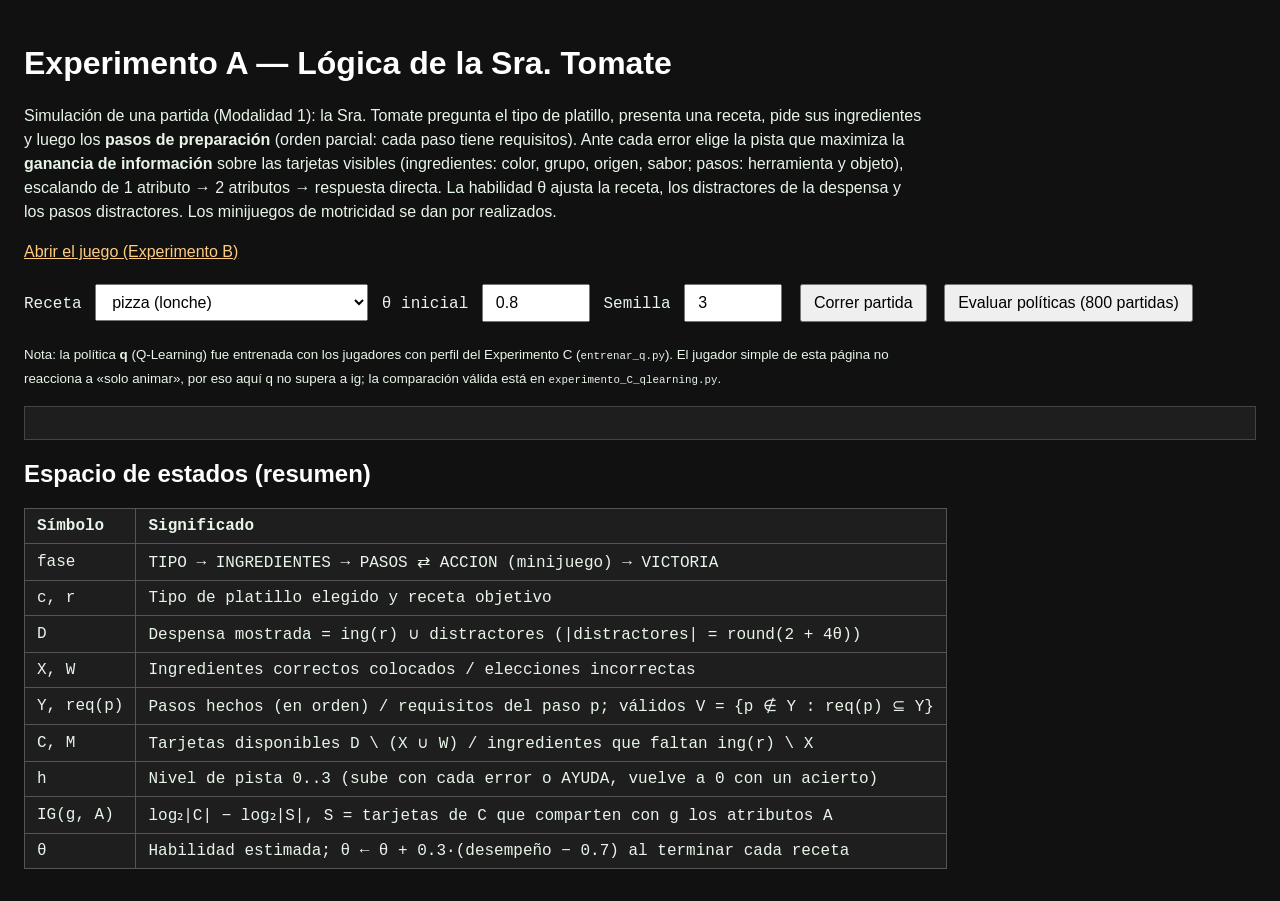
<file: codigo/experimento_A.html>
<!DOCTYPE html>
<html lang="es">
<head>
  <meta charset="UTF-8" />
  <meta name="viewport" content="width=device-width, initial-scale=1" />
  <title>Experimento A · Motor de decisión PictoChef</title>
  <style>
    body { font-family: Consolas, "Courier New", monospace; background: #111; color: #e8f5e9; margin: 0; padding: 24px; }
    h1, h2 { font-family: "Segoe UI", sans-serif; color: #fff; }
    p, li { font-family: "Segoe UI", sans-serif; line-height: 1.5; max-width: 900px; }
    a { color: #ffcc80; }
    select, button, input { font-size: 16px; padding: 8px 12px; margin: 4px; }
    pre { background: #1e1e1e; border: 1px solid #444; padding: 16px; overflow: auto; white-space: pre-wrap; }
    table { border-collapse: collapse; background: #1e1e1e; margin: 8px 0; }
    td, th { border: 1px solid #555; padding: 8px 12px; text-align: left; }
  </style>
</head>
<body>
  <h1>Experimento A — Lógica de la Sra. Tomate</h1>
  <p>Simulación de una partida (Modalidad 1): la Sra. Tomate pregunta el tipo de platillo, presenta una receta, pide sus
    ingredientes y luego los <b>pasos de preparación</b> (orden parcial: cada paso tiene requisitos). Ante cada error elige la pista
    que maximiza la <b>ganancia de información</b> sobre las tarjetas visibles (ingredientes: color, grupo, origen, sabor;
    pasos: herramienta y objeto), escalando de 1 atributo → 2 atributos → respuesta directa. La habilidad θ ajusta la receta,
    los distractores de la despensa y los pasos distractores. Los minijuegos de motricidad se dan por realizados.</p>
  <p><a href="juego/index.html">Abrir el juego (Experimento B)</a></p>
  <label>Receta
    <select id="receta"></select>
  </label>
  <label>θ inicial <input id="theta" type="number" value="0.8" min="0" max="1" step="0.05" style="width:80px" /></label>
  <label>Semilla <input id="seed" type="number" value="3" style="width:70px" /></label>
  <button type="button" onclick="correr()">Correr partida</button>
  <button type="button" onclick="evaluar()">Evaluar políticas (800 partidas)</button>
  <p><small>Nota: la política <b>q</b> (Q-Learning) fue entrenada con los jugadores con perfil del Experimento C
    (<code>entrenar_q.py</code>). El jugador simple de esta página no reacciona a «solo animar», por eso aquí q no supera a ig;
    la comparación válida está en <code>experimento_C_qlearning.py</code>.</small></p>
  <pre id="out"></pre>

  <h2>Espacio de estados (resumen)</h2>
  <table>
    <tr><th>Símbolo</th><th>Significado</th></tr>
    <tr><td>fase</td><td>TIPO → INGREDIENTES → PASOS ⇄ ACCION (minijuego) → VICTORIA</td></tr>
    <tr><td>c, r</td><td>Tipo de platillo elegido y receta objetivo</td></tr>
    <tr><td>D</td><td>Despensa mostrada = ing(r) ∪ distractores (|distractores| = round(2 + 4θ))</td></tr>
    <tr><td>X, W</td><td>Ingredientes correctos colocados / elecciones incorrectas</td></tr>
    <tr><td>Y, req(p)</td><td>Pasos hechos (en orden) / requisitos del paso p; válidos V = {p ∉ Y : req(p) ⊆ Y}</td></tr>
    <tr><td>C, M</td><td>Tarjetas disponibles D \ (X ∪ W) / ingredientes que faltan ing(r) \ X</td></tr>
    <tr><td>h</td><td>Nivel de pista 0..3 (sube con cada error o AYUDA, vuelve a 0 con un acierto)</td></tr>
    <tr><td>IG(g, A)</td><td>log₂|C| − log₂|S|, S = tarjetas de C que comparten con g los atributos A</td></tr>
    <tr><td>θ</td><td>Habilidad estimada; θ ← θ + 0.3·(desempeño − 0.7) al terminar cada receta</td></tr>
  </table>

  <script src="juego/js/catalogo.js"></script>
  <script src="juego/js/politica_q.js"></script>
  <script src="juego/js/qlearning.js"></script>
  <script src="juego/js/agente.js"></script>
  <script>
    const sel = document.getElementById("receta");
    CATALOGO.recetas.forEach((r) => {
      const o = document.createElement("option");
      o.value = r.id;
      o.textContent = `${r.nombre} (${r.tipo})`;
      if (r.id === "pizza") o.selected = true;
      sel.appendChild(o);
    });

    function correr() {
      const receta = recetaPorId(sel.value);
      const seed = Number(document.getElementById("seed").value) || 3;
      const perfil = new Perfil();
      perfil.theta = Number(document.getElementById("theta").value);
      const th0 = perfil.theta;
      const p = jugarSimulado(receta, "ig", seed, perfil, { pConoce: 0.3, pOrden: 0.3 });
      const log = [`=== PARTIDA GUIADA | receta: ${receta.nombre} [${receta.ingredientes.join(", ")}] | θ = ${th0} ===`];
      log.push(`Pasos (requisitos): ${receta.pasos.map((q) => q.paso + (q.requiere.length ? "(" + q.requiere.join(",") + ")" : "")).join(" → ")}`);
      log.push(`Tarjetas de pasos: [${p.tarjetasPaso.join(", ")}]`);
      log.push(`Despensa: [${p.despensa.join(", ")}]`);
      p.historial.forEach((h) => {
        if (h.jugador) log.push(`  jugador toca [${h.jugador}]`);
        log.push(`  [t=${String(h.t).padStart(2)}] ${h.fase.padEnd(8)} SRA. TOMATE -> ${h.accion.tipo.padEnd(15)} nivel ${h.accion.nivel ?? 0}  pictos=${JSON.stringify(h.accion.filas)}`);
        log.push(`        voz: "${h.accion.texto}"`);
      });
      log.push(`\nResultado: errores ingredientes = ${p.errores} | errores pasos = ${p.erroresPasos} | turnos = ${p.t} | estrellas = ${p.estrellas} | θ: ${th0.toFixed(2)} -> ${p.perfil.theta.toFixed(2)}`);
      document.getElementById("out").textContent = log.join("\n");
    }

    function evaluar() {
      const n = 800;
      const out = ["=== EVALUACIÓN (jugador conoce 40% de los ingredientes y del orden, sigue la pista 85%) ===",
        "θ     política    err.ingr err.pasos  turnos  pista directa"];
      for (const th of [0.35, 0.8]) {
        for (const pol of ["q", "ig", "aleatoria", "sin_pista"]) {
          let e = 0, ep = 0, t = 0, d = 0;
          for (let k = 0; k < n; k++) {
            const r = CATALOGO.recetas[k % CATALOGO.recetas.length];
            const pf = new Perfil();
            pf.theta = th;
            const p = jugarSimulado(r, pol, 42 + k, pf, { pConoce: 0.4, pOrden: 0.4, pSigue: 0.85 });
            e += p.errores;
            ep += p.erroresPasos;
            t += p.t;
            if (p.historial.some((h) => h.accion.tipo === "PISTA" && h.accion.nivel === 3)) d++;
          }
          out.push(`${String(th).padEnd(6)}${pol.padEnd(11)}${(e / n).toFixed(2).padStart(9)}${(ep / n).toFixed(2).padStart(10)}${(t / n).toFixed(2).padStart(9)}${((d / n) * 100).toFixed(1).padStart(14)}%`);
        }
      }
      document.getElementById("out").textContent = out.join("\n");
    }
    correr();
  </script>
</body>
</html>
</file>
